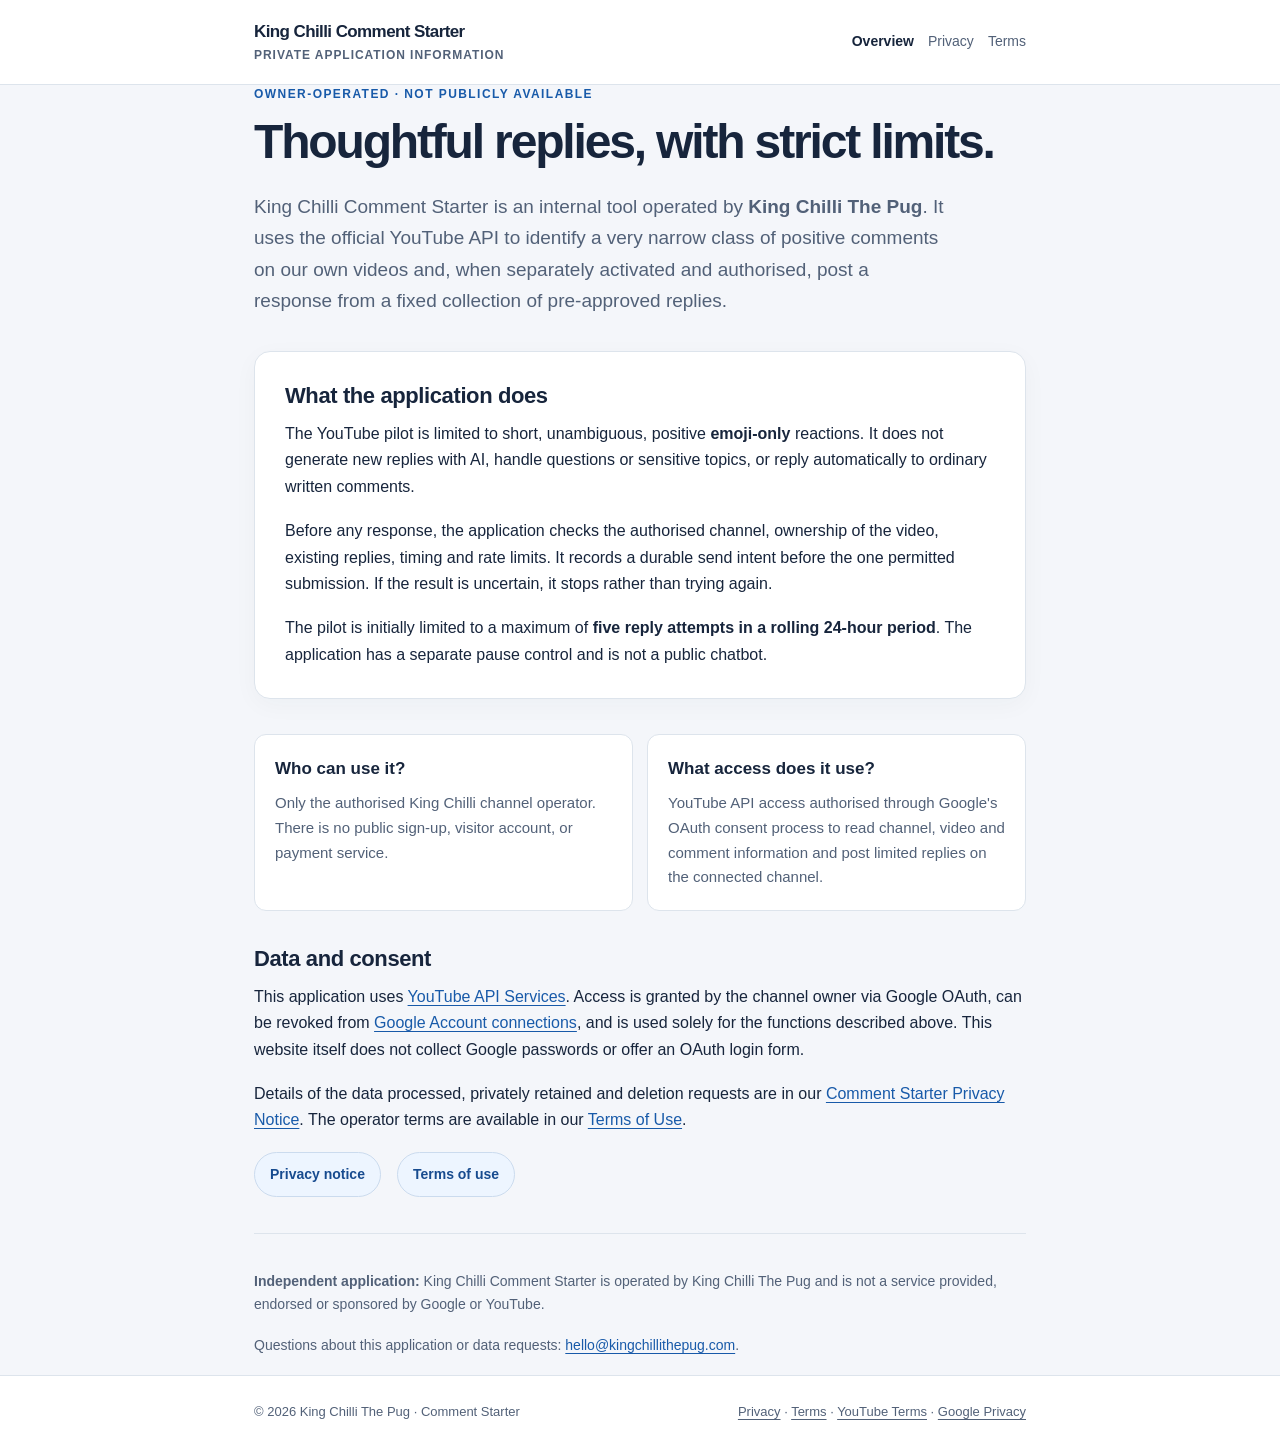
<file: index.html>
<!doctype html>
<html lang="en-GB">
<head>
<meta charset="utf-8">
<meta name="viewport" content="width=device-width, initial-scale=1">
<meta name="description" content="King Chilli Comment Starter is a privately operated tool for safely responding to eligible comments on the King Chilli The Pug YouTube channel.">
<title>King Chilli Comment Starter — Private application</title>
<link rel="stylesheet" href="/assets/site.css">
  <meta name="google-site-verification" content="F_LOv7FOXoJECxuaQejorVnvfZ0LtXszwcRmqvezr2o" />
</head>
<body>
<header><div class="shell"><a class="wordmark" href="/">King Chilli Comment Starter<span>Private application information</span></a><nav aria-label="Main navigation"><a href="/" aria-current="page">Overview</a><a href="/privacy/">Privacy</a><a href="/terms/">Terms</a></nav></div></header>
<main class="shell">
<span class="eyebrow">Owner-operated · Not publicly available</span>
<h1>Thoughtful replies, with strict limits.</h1>
<p class="intro">King Chilli Comment Starter is an internal tool operated by <strong>King Chilli The Pug</strong>. It uses the official YouTube API to identify a very narrow class of positive comments on our own videos and, when separately activated and authorised, post a response from a fixed collection of pre-approved replies.</p>
<div class="panel">
<h2>What the application does</h2>
<p>The YouTube pilot is limited to short, unambiguous, positive <strong>emoji-only</strong> reactions. It does not generate new replies with AI, handle questions or sensitive topics, or reply automatically to ordinary written comments.</p>
<p>Before any response, the application checks the authorised channel, ownership of the video, existing replies, timing and rate limits. It records a durable send intent before the one permitted submission. If the result is uncertain, it stops rather than trying again.</p>
<p>The pilot is initially limited to a maximum of <strong>five reply attempts in a rolling 24-hour period</strong>. The application has a separate pause control and is not a public chatbot.</p>
</div>
<div class="two-up" aria-label="Application details">
<section class="mini"><h3>Who can use it?</h3><p>Only the authorised King Chilli channel operator. There is no public sign-up, visitor account, or payment service.</p></section>
<section class="mini"><h3>What access does it use?</h3><p>YouTube API access authorised through Google's OAuth consent process to read channel, video and comment information and post limited replies on the connected channel.</p></section>
</div>
<h2>Data and consent</h2>
<p>This application uses <a href="https://developers.google.com/youtube/v3">YouTube API Services</a>. Access is granted by the channel owner via Google OAuth, can be revoked from <a href="https://myaccount.google.com/permissions">Google Account connections</a>, and is used solely for the functions described above. This website itself does not collect Google passwords or offer an OAuth login form.</p>
<p>Details of the data processed, privately retained and deletion requests are in our <a href="/privacy/">Comment Starter Privacy Notice</a>. The operator terms are available in our <a href="/terms/">Terms of Use</a>.</p>
<div class="actions"><a class="pill" href="/privacy/">Privacy notice</a><a class="pill" href="/terms/">Terms of use</a></div>
<div class="rule"></div>
<p class="small"><strong>Independent application:</strong> King Chilli Comment Starter is operated by King Chilli The Pug and is not a service provided, endorsed or sponsored by Google or YouTube.</p>
<p class="small">Questions about this application or data requests: <a href="mailto:hello@kingchillithepug.com">hello@kingchillithepug.com</a>.</p>
</main>
<footer><div class="shell"><span>© 2026 King Chilli The Pug · Comment Starter</span><span><a href="/privacy/">Privacy</a> · <a href="/terms/">Terms</a> · <a href="https://www.youtube.com/t/terms">YouTube Terms</a> · <a href="https://policies.google.com/privacy">Google Privacy</a></span></div></footer>
</body>
</html>
</file>
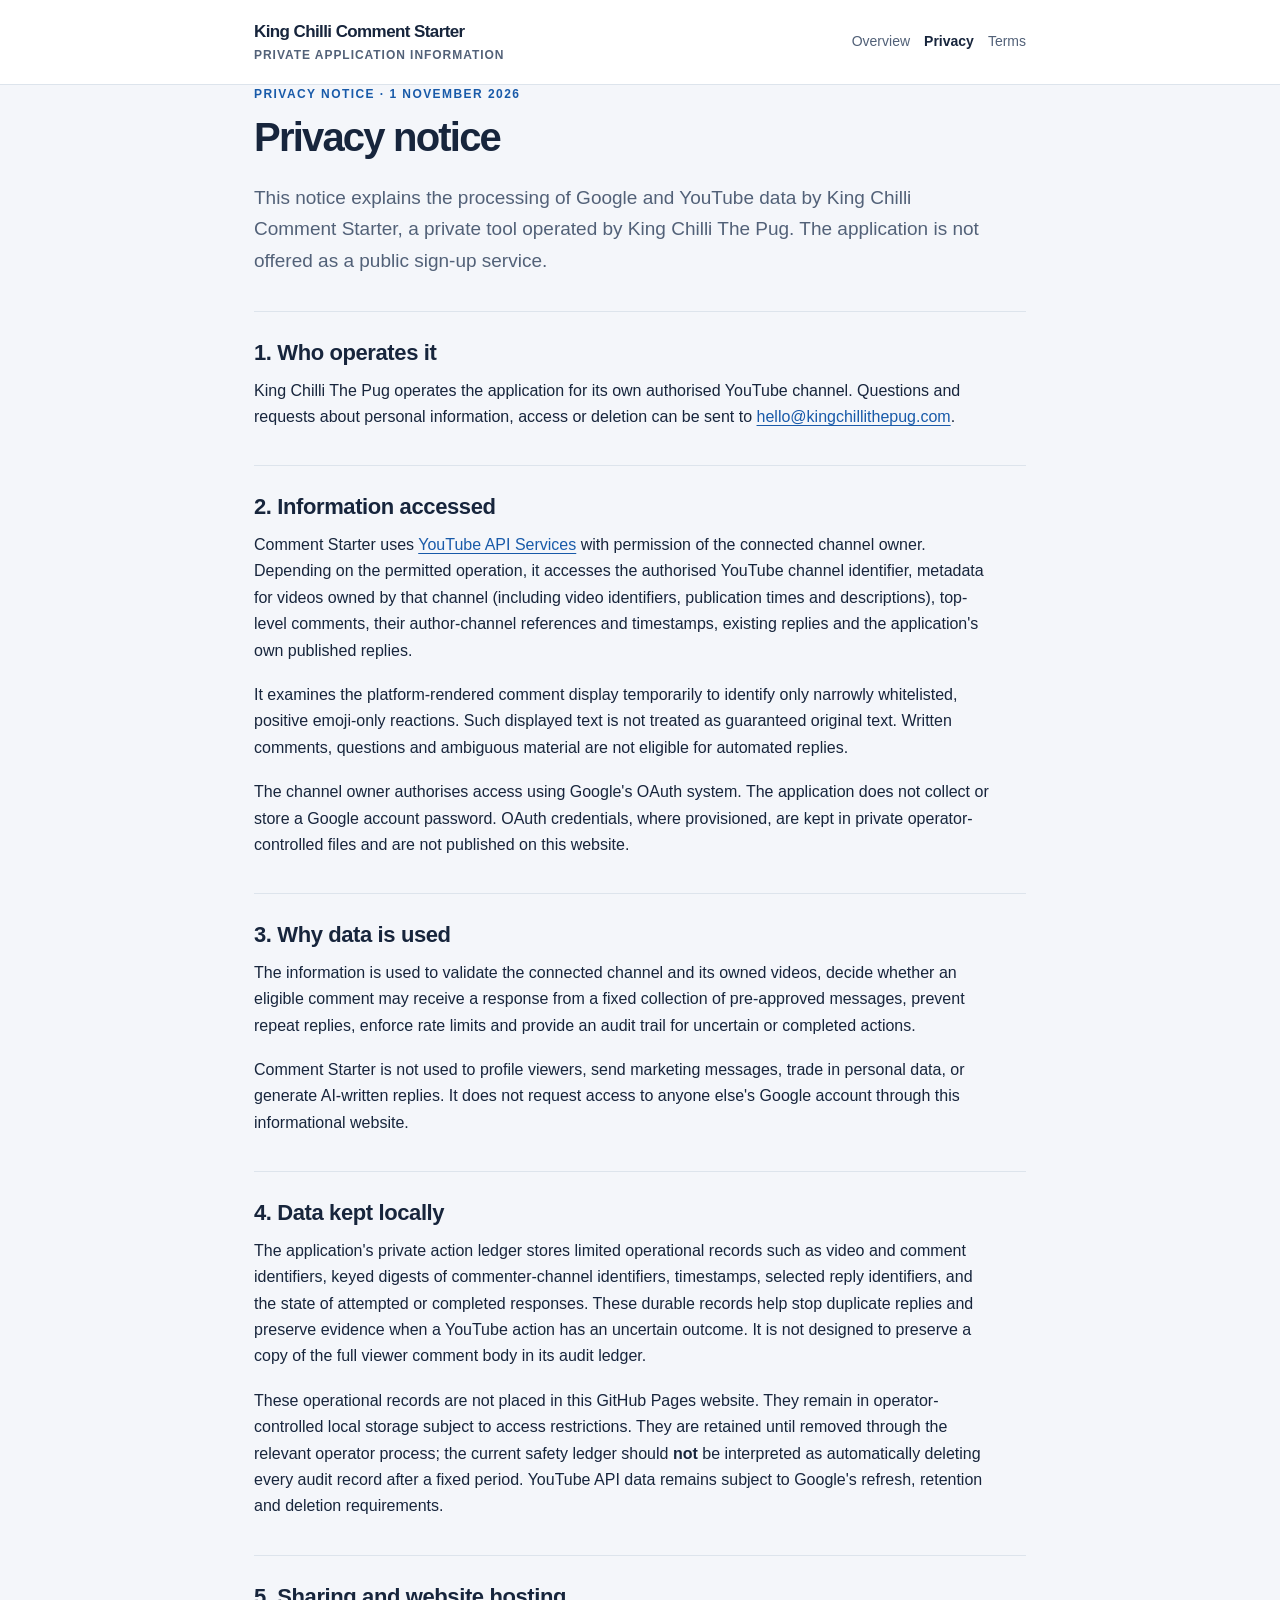
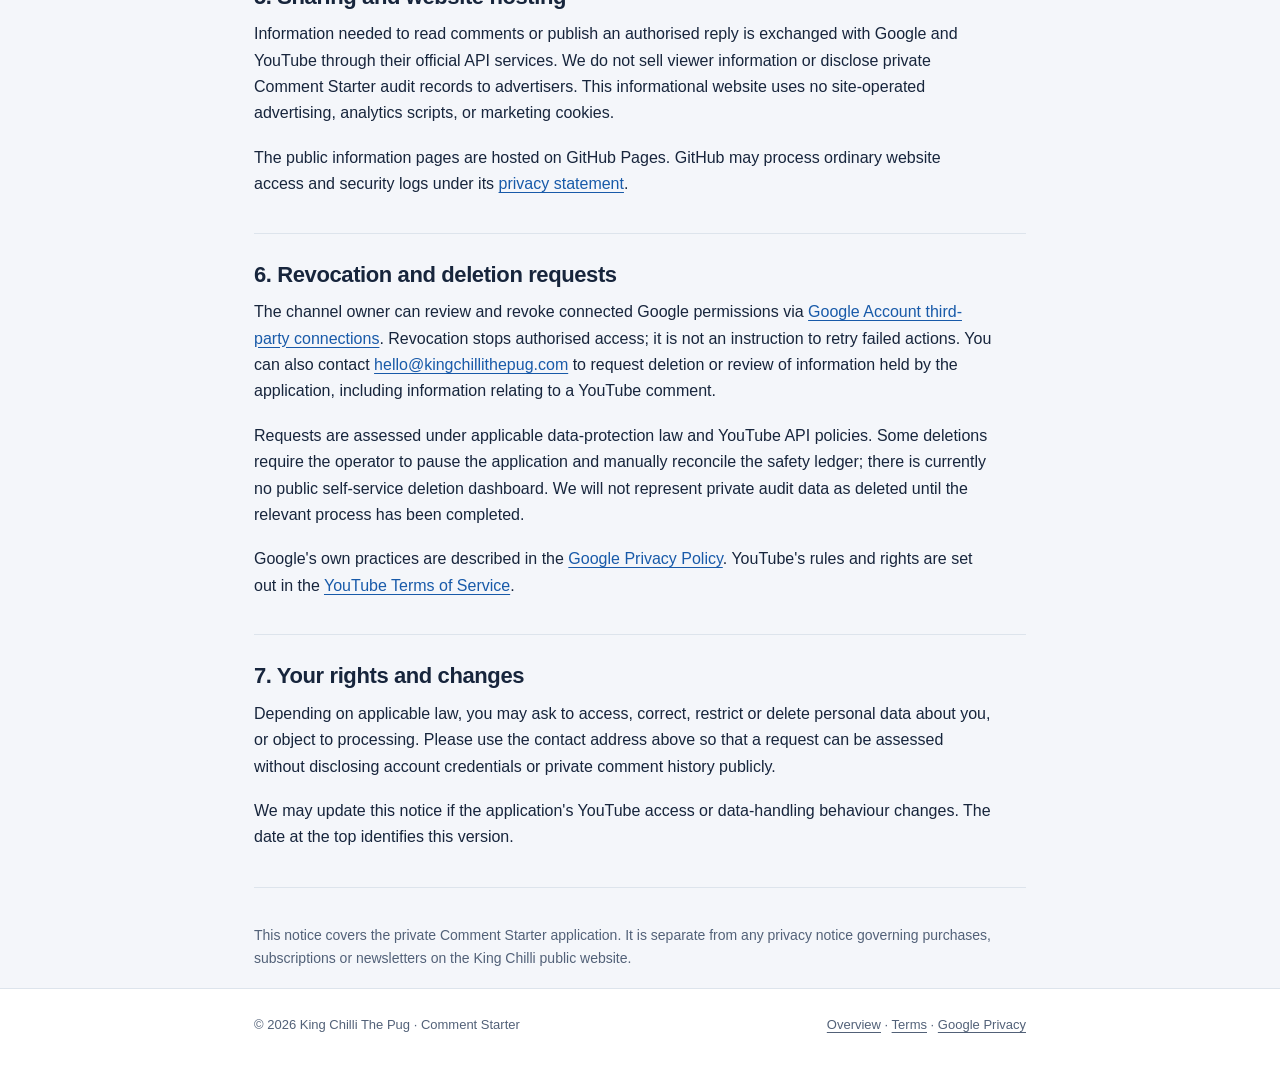
<file: privacy/index.html>
<!doctype html>
<html lang="en-GB">
<head>
<meta charset="utf-8">
<meta name="viewport" content="width=device-width, initial-scale=1">
<meta name="description" content="How the privately operated King Chilli Comment Starter uses YouTube API data and handles privacy requests.">
<title>Privacy Notice — King Chilli Comment Starter</title>
<link rel="stylesheet" href="/assets/site.css">
</head>
<body>
<header><div class="shell"><a class="wordmark" href="/">King Chilli Comment Starter<span>Private application information</span></a><nav aria-label="Main navigation"><a href="/">Overview</a><a href="/privacy/" aria-current="page">Privacy</a><a href="/terms/">Terms</a></nav></div></header>
<main class="shell document">
<span class="eyebrow">Privacy notice · 1 November 2026</span>
<h1>Privacy notice</h1>
<p class="intro">This notice explains the processing of Google and YouTube data by King Chilli Comment Starter, a private tool operated by King Chilli The Pug. The application is not offered as a public sign-up service.</p>
<section>
<h2>1. Who operates it</h2>
<p>King Chilli The Pug operates the application for its own authorised YouTube channel. Questions and requests about personal information, access or deletion can be sent to <a href="mailto:hello@kingchillithepug.com">hello@kingchillithepug.com</a>.</p>
</section>
<section>
<h2>2. Information accessed</h2>
<p>Comment Starter uses <a href="https://developers.google.com/youtube/v3">YouTube API Services</a> with permission of the connected channel owner. Depending on the permitted operation, it accesses the authorised YouTube channel identifier, metadata for videos owned by that channel (including video identifiers, publication times and descriptions), top-level comments, their author-channel references and timestamps, existing replies and the application's own published replies.</p>
<p>It examines the platform-rendered comment display temporarily to identify only narrowly whitelisted, positive emoji-only reactions. Such displayed text is not treated as guaranteed original text. Written comments, questions and ambiguous material are not eligible for automated replies.</p>
<p>The channel owner authorises access using Google's OAuth system. The application does not collect or store a Google account password. OAuth credentials, where provisioned, are kept in private operator-controlled files and are not published on this website.</p>
</section>
<section>
<h2>3. Why data is used</h2>
<p>The information is used to validate the connected channel and its owned videos, decide whether an eligible comment may receive a response from a fixed collection of pre-approved messages, prevent repeat replies, enforce rate limits and provide an audit trail for uncertain or completed actions.</p>
<p>Comment Starter is not used to profile viewers, send marketing messages, trade in personal data, or generate AI-written replies. It does not request access to anyone else's Google account through this informational website.</p>
</section>
<section>
<h2>4. Data kept locally</h2>
<p>The application's private action ledger stores limited operational records such as video and comment identifiers, keyed digests of commenter-channel identifiers, timestamps, selected reply identifiers, and the state of attempted or completed responses. These durable records help stop duplicate replies and preserve evidence when a YouTube action has an uncertain outcome. It is not designed to preserve a copy of the full viewer comment body in its audit ledger.</p>
<p>These operational records are not placed in this GitHub Pages website. They remain in operator-controlled local storage subject to access restrictions. They are retained until removed through the relevant operator process; the current safety ledger should <strong>not</strong> be interpreted as automatically deleting every audit record after a fixed period. YouTube API data remains subject to Google's refresh, retention and deletion requirements.</p>
</section>
<section>
<h2>5. Sharing and website hosting</h2>
<p>Information needed to read comments or publish an authorised reply is exchanged with Google and YouTube through their official API services. We do not sell viewer information or disclose private Comment Starter audit records to advertisers. This informational website uses no site-operated advertising, analytics scripts, or marketing cookies.</p>
<p>The public information pages are hosted on GitHub Pages. GitHub may process ordinary website access and security logs under its <a href="https://docs.github.com/en/site-policy/privacy-policies/github-general-privacy-statement">privacy statement</a>.</p>
</section>
<section>
<h2>6. Revocation and deletion requests</h2>
<p>The channel owner can review and revoke connected Google permissions via <a href="https://myaccount.google.com/permissions">Google Account third-party connections</a>. Revocation stops authorised access; it is not an instruction to retry failed actions. You can also contact <a href="mailto:hello@kingchillithepug.com">hello@kingchillithepug.com</a> to request deletion or review of information held by the application, including information relating to a YouTube comment.</p>
<p>Requests are assessed under applicable data-protection law and YouTube API policies. Some deletions require the operator to pause the application and manually reconcile the safety ledger; there is currently no public self-service deletion dashboard. We will not represent private audit data as deleted until the relevant process has been completed.</p>
<p>Google's own practices are described in the <a href="https://policies.google.com/privacy">Google Privacy Policy</a>. YouTube's rules and rights are set out in the <a href="https://www.youtube.com/t/terms">YouTube Terms of Service</a>.</p>
</section>
<section>
<h2>7. Your rights and changes</h2>
<p>Depending on applicable law, you may ask to access, correct, restrict or delete personal data about you, or object to processing. Please use the contact address above so that a request can be assessed without disclosing account credentials or private comment history publicly.</p>
<p>We may update this notice if the application's YouTube access or data-handling behaviour changes. The date at the top identifies this version.</p>
</section>
<div class="rule"></div>
<p class="small">This notice covers the private Comment Starter application. It is separate from any privacy notice governing purchases, subscriptions or newsletters on the King Chilli public website.</p>
</main>
<footer><div class="shell"><span>© 2026 King Chilli The Pug · Comment Starter</span><span><a href="/">Overview</a> · <a href="/terms/">Terms</a> · <a href="https://policies.google.com/privacy">Google Privacy</a></span></div></footer>
</body>
</html>
</file>
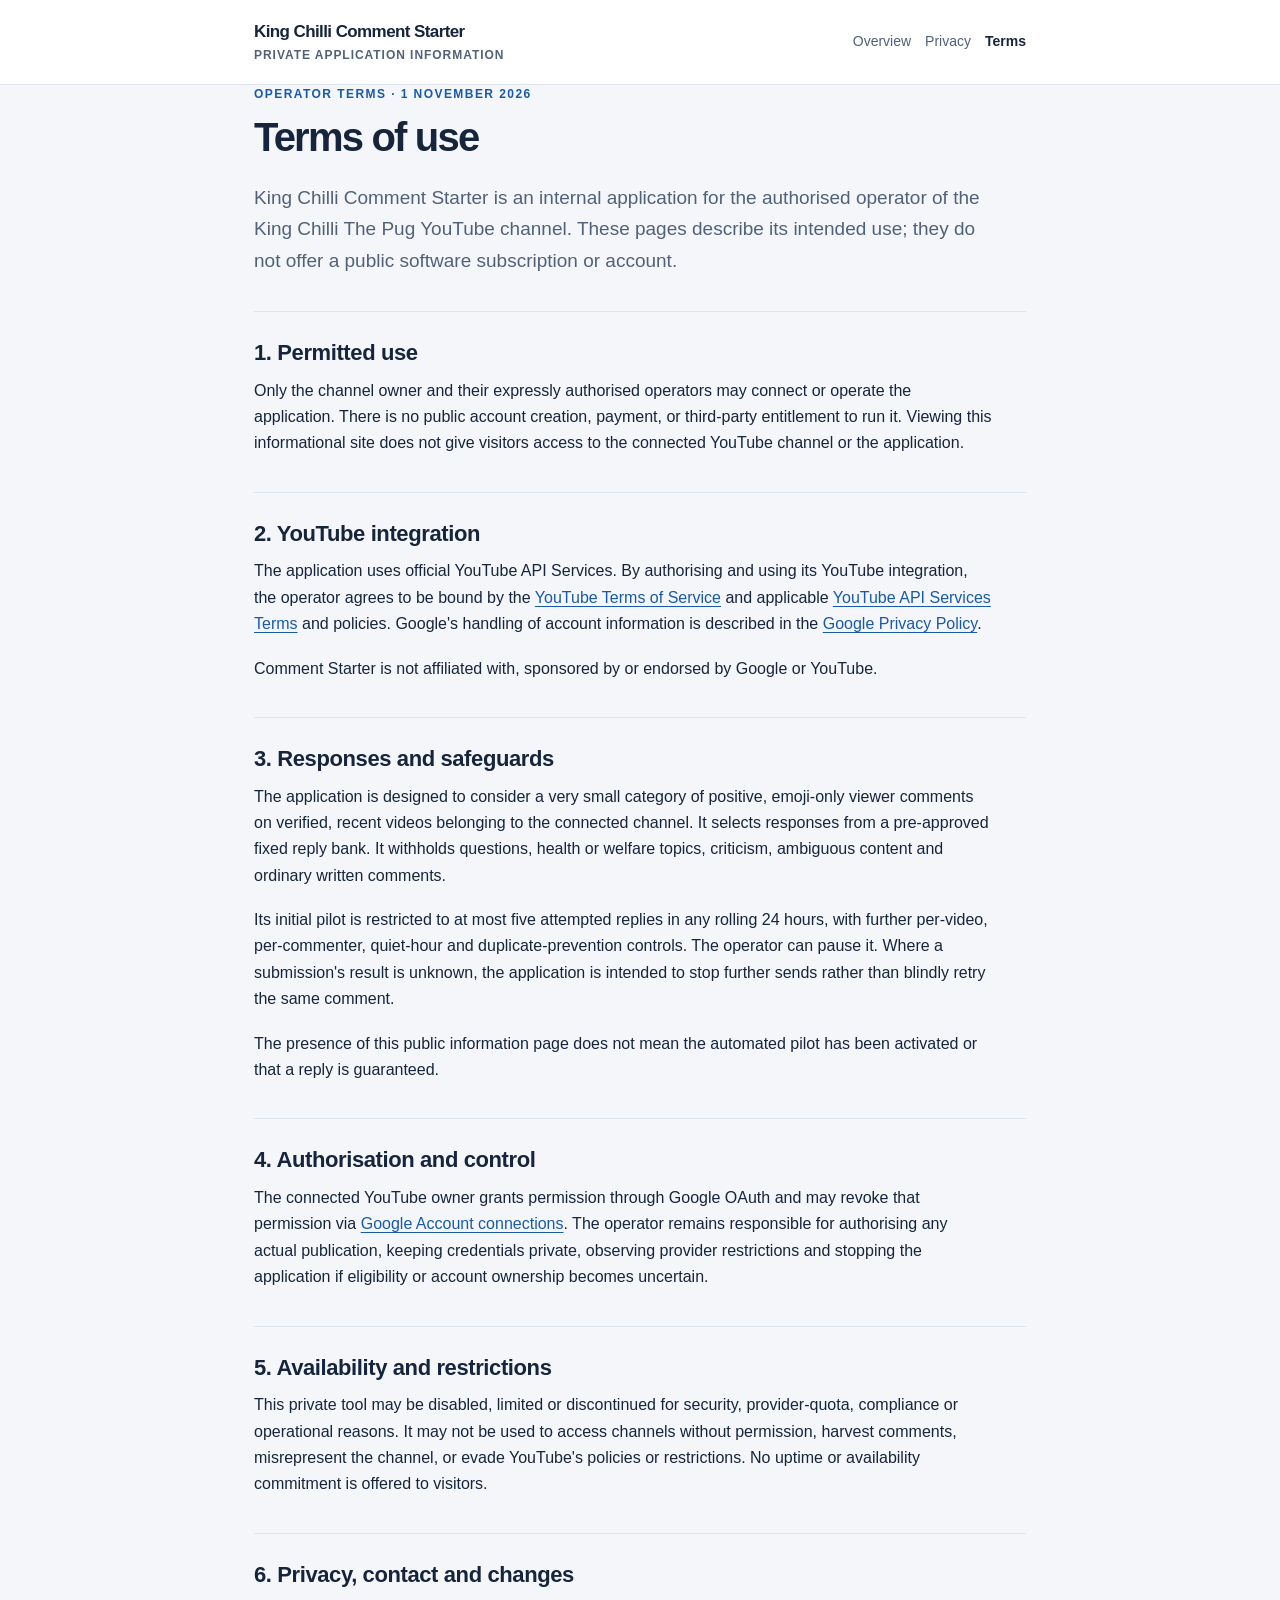
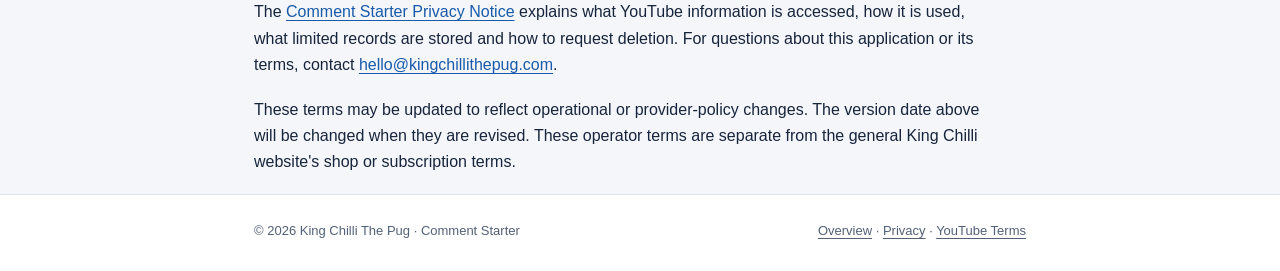
<file: terms/index.html>
<!doctype html>
<html lang="en-GB">
<head>
<meta charset="utf-8">
<meta name="viewport" content="width=device-width, initial-scale=1">
<meta name="description" content="Operator terms for the privately operated King Chilli Comment Starter YouTube application.">
<title>Terms of Use — King Chilli Comment Starter</title>
<link rel="stylesheet" href="/assets/site.css">
</head>
<body>
<header><div class="shell"><a class="wordmark" href="/">King Chilli Comment Starter<span>Private application information</span></a><nav aria-label="Main navigation"><a href="/">Overview</a><a href="/privacy/">Privacy</a><a href="/terms/" aria-current="page">Terms</a></nav></div></header>
<main class="shell document">
<span class="eyebrow">Operator terms · 1 November 2026</span>
<h1>Terms of use</h1>
<p class="intro">King Chilli Comment Starter is an internal application for the authorised operator of the King Chilli The Pug YouTube channel. These pages describe its intended use; they do not offer a public software subscription or account.</p>
<section>
<h2>1. Permitted use</h2>
<p>Only the channel owner and their expressly authorised operators may connect or operate the application. There is no public account creation, payment, or third-party entitlement to run it. Viewing this informational site does not give visitors access to the connected YouTube channel or the application.</p>
</section>
<section>
<h2>2. YouTube integration</h2>
<p>The application uses official YouTube API Services. By authorising and using its YouTube integration, the operator agrees to be bound by the <a href="https://www.youtube.com/t/terms">YouTube Terms of Service</a> and applicable <a href="https://developers.google.com/youtube/terms/api-services-terms-of-service">YouTube API Services Terms</a> and policies. Google's handling of account information is described in the <a href="https://policies.google.com/privacy">Google Privacy Policy</a>.</p>
<p>Comment Starter is not affiliated with, sponsored by or endorsed by Google or YouTube.</p>
</section>
<section>
<h2>3. Responses and safeguards</h2>
<p>The application is designed to consider a very small category of positive, emoji-only viewer comments on verified, recent videos belonging to the connected channel. It selects responses from a pre-approved fixed reply bank. It withholds questions, health or welfare topics, criticism, ambiguous content and ordinary written comments.</p>
<p>Its initial pilot is restricted to at most five attempted replies in any rolling 24 hours, with further per-video, per-commenter, quiet-hour and duplicate-prevention controls. The operator can pause it. Where a submission's result is unknown, the application is intended to stop further sends rather than blindly retry the same comment.</p>
<p>The presence of this public information page does not mean the automated pilot has been activated or that a reply is guaranteed.</p>
</section>
<section>
<h2>4. Authorisation and control</h2>
<p>The connected YouTube owner grants permission through Google OAuth and may revoke that permission via <a href="https://myaccount.google.com/permissions">Google Account connections</a>. The operator remains responsible for authorising any actual publication, keeping credentials private, observing provider restrictions and stopping the application if eligibility or account ownership becomes uncertain.</p>
</section>
<section>
<h2>5. Availability and restrictions</h2>
<p>This private tool may be disabled, limited or discontinued for security, provider-quota, compliance or operational reasons. It may not be used to access channels without permission, harvest comments, misrepresent the channel, or evade YouTube's policies or restrictions. No uptime or availability commitment is offered to visitors.</p>
</section>
<section>
<h2>6. Privacy, contact and changes</h2>
<p>The <a href="/privacy/">Comment Starter Privacy Notice</a> explains what YouTube information is accessed, how it is used, what limited records are stored and how to request deletion. For questions about this application or its terms, contact <a href="mailto:hello@kingchillithepug.com">hello@kingchillithepug.com</a>.</p>
<p>These terms may be updated to reflect operational or provider-policy changes. The version date above will be changed when they are revised. These operator terms are separate from the general King Chilli website's shop or subscription terms.</p>
</section>
</main>
<footer><div class="shell"><span>© 2026 King Chilli The Pug · Comment Starter</span><span><a href="/">Overview</a> · <a href="/privacy/">Privacy</a> · <a href="https://www.youtube.com/t/terms">YouTube Terms</a></span></div></footer>
</body>
</html>
</file>
<file: assets/site.css>
:root{color-scheme:light;--ink:#17253c;--muted:#526178;--border:#dde4ec;--paper:#fff;--ground:#f4f6fa;--accent:#185aa9}*{box-sizing:border-box}html{scroll-behavior:smooth}body{margin:0;background:var(--ground);color:var(--ink);font-family:ui-sans-serif,-apple-system,BlinkMacSystemFont,"Segoe UI",sans-serif;line-height:1.65;font-size:16px}a{color:var(--accent);text-underline-offset:3px}a:hover{text-decoration-thickness:2px}a:focus-visible{outline:3px solid #e8a63f;outline-offset:4px;border-radius:3px}.shell{max-width:820px;margin:0 auto;padding:0 24px}header{background:var(--paper);border-bottom:1px solid var(--border)}header .shell{display:flex;justify-content:space-between;align-items:center;gap:20px;min-height:84px}.wordmark{color:var(--ink);font-size:17px;font-weight:780;letter-spacing:-.035em;text-decoration:none}.wordmark span{display:block;color:var(--muted);font-size:12px;font-weight:550;letter-spacing:.08em;text-transform:uppercase}nav{display:flex;flex-wrap:wrap;gap:14px;font-size:14px}nav a{color:var(--muted);text-decoration:none}nav a[aria-current="page"]{color:var(--ink);font-weight:700}nav a:hover{color:var(--accent);text-decoration:underline}main{padding:58px 0 75px}.eyebrow{display:block;color:var(--accent);font-size:12px;font-weight:780;letter-spacing:.12em;text-transform:uppercase;margin-bottom:10px}h1{font-size:clamp(32px,6vw,48px);letter-spacing:-.045em;line-height:1.13;margin:0 0 22px}h2{font-size:22px;line-height:1.3;letter-spacing:-.018em;margin:34px 0 10px}h3{font-size:17px;margin:25px 0 8px}p{margin:0 0 18px}ul{padding-left:23px;margin:7px 0 20px}li{margin:6px 0}.intro{font-size:19px;color:var(--muted);max-width:690px;line-height:1.65}.panel{background:var(--paper);border:1px solid var(--border);border-radius:16px;padding:30px;margin:35px 0;box-shadow:0 6px 25px rgba(27,43,70,.035)}.panel h2:first-child{margin-top:0}.panel p:last-child{margin-bottom:0}.two-up{display:grid;grid-template-columns:1fr 1fr;gap:14px}.mini{padding:20px;border:1px solid var(--border);background:var(--paper);border-radius:12px}.mini h3{margin-top:0}.mini p{color:var(--muted);font-size:15px;margin-bottom:0}.small{color:var(--muted);font-size:14px}.rule{height:1px;background:var(--border);margin:36px 0}.actions{display:flex;gap:16px;flex-wrap:wrap}.pill{display:inline-block;padding:10px 15px;border-radius:99px;border:1px solid #cbdbee;background:#edf5ff;color:#174b8f;text-decoration:none;font-size:14px;font-weight:650}.pill:hover{background:#e2efff}.document h1{font-size:clamp(30px,5vw,40px)}.document h2{border-top:1px solid var(--border);padding-top:27px;margin-top:35px}.document p,.document li{max-width:740px}.document section{scroll-margin-top:30px}footer{background:var(--paper);border-top:1px solid var(--border);font-size:13px;color:var(--muted)}footer .shell{display:flex;justify-content:space-between;flex-wrap:wrap;gap:12px;padding-top:25px;padding-bottom:30px}footer a{color:var(--muted)}@media(max-width:650px){header .shell{align-items:flex-start;flex-direction:column;justify-content:center;padding-top:17px;padding-bottom:17px;gap:12px}main{padding-top:39px}.panel{padding:22px}.two-up{grid-template-columns:1fr}}
</file>
